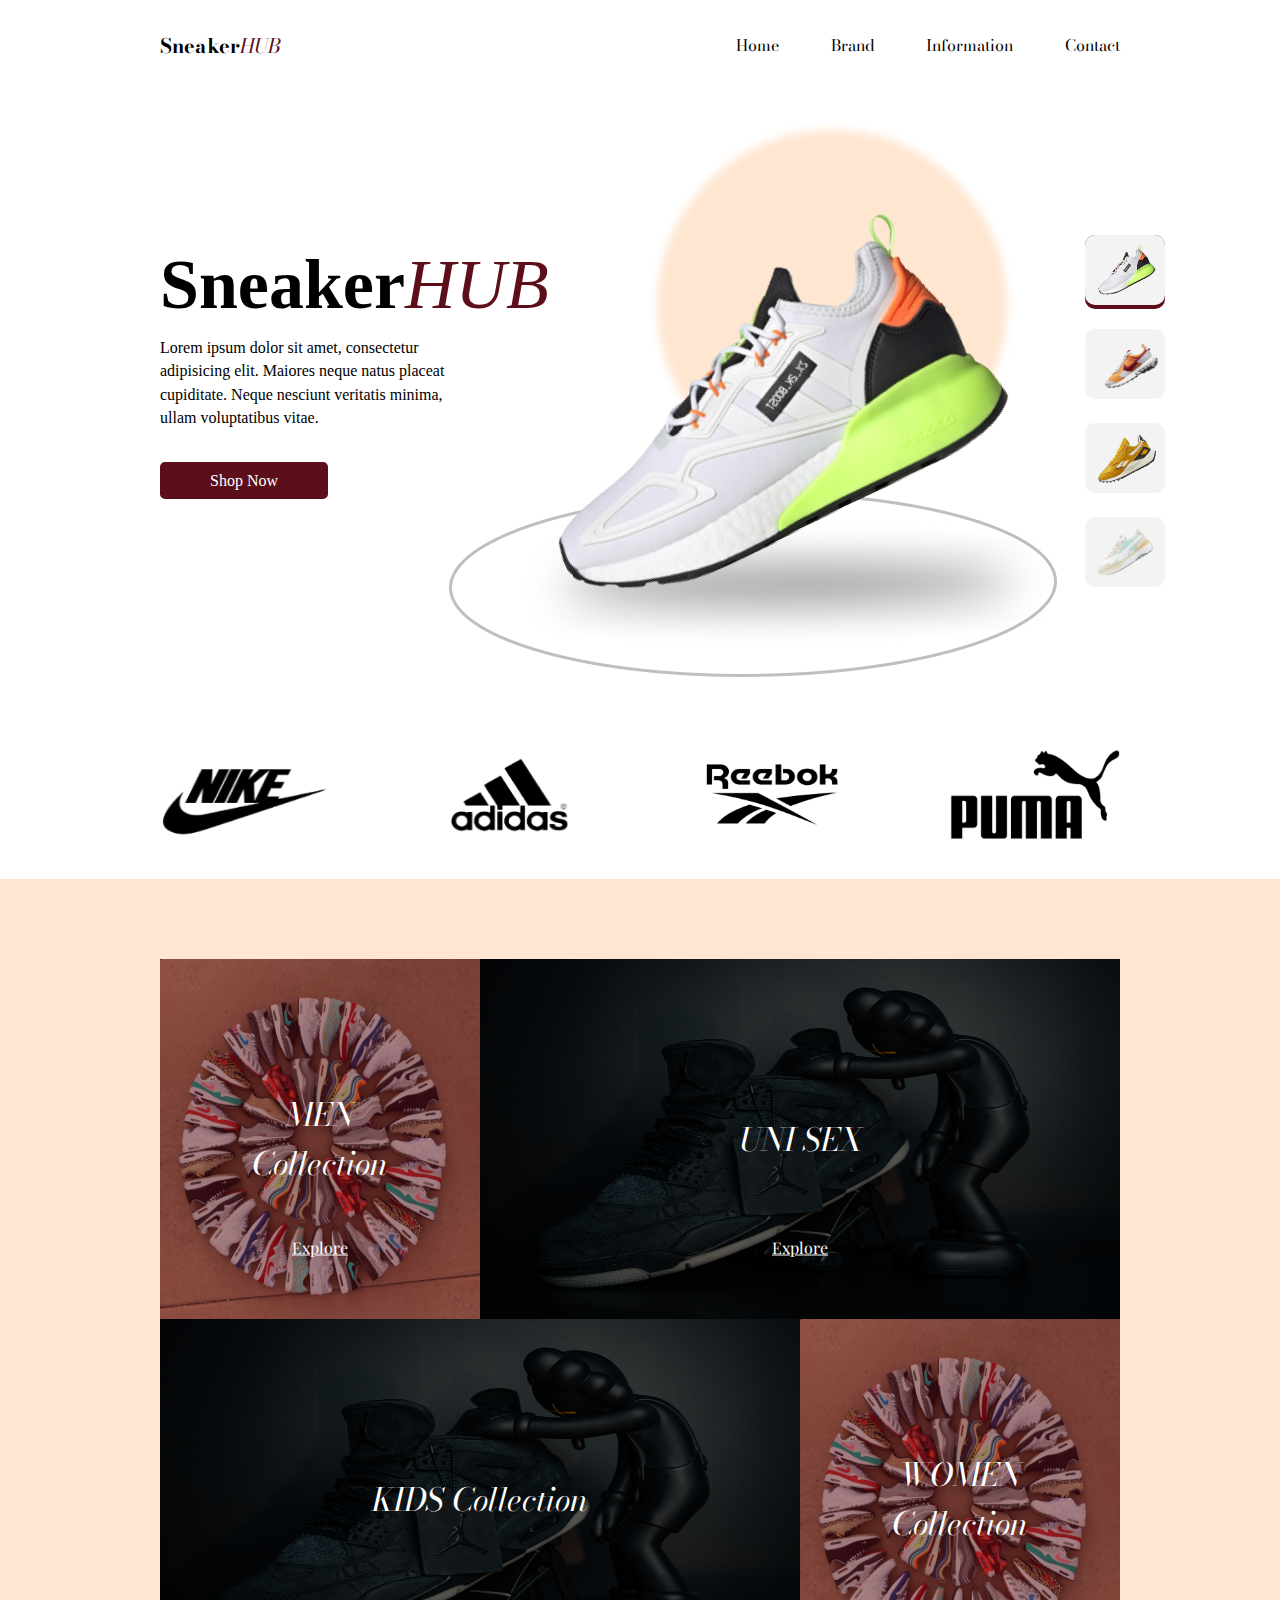
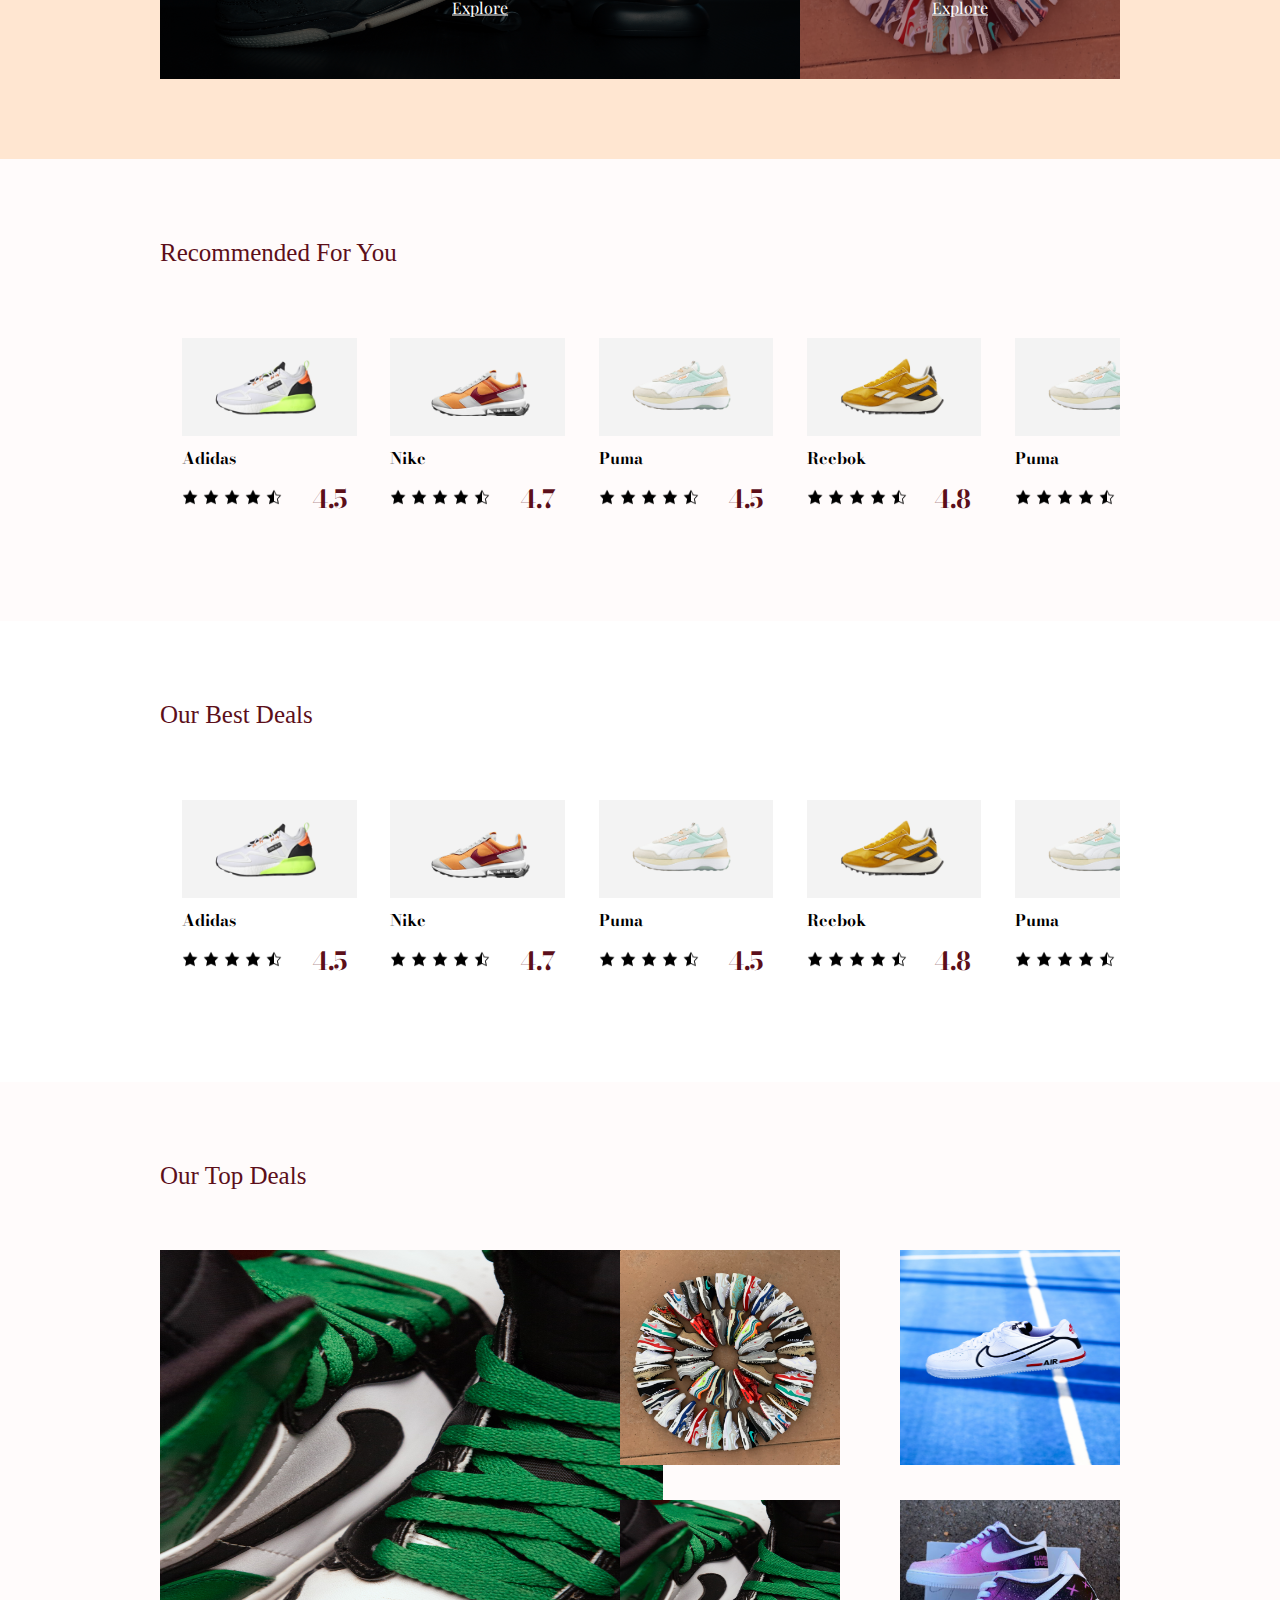
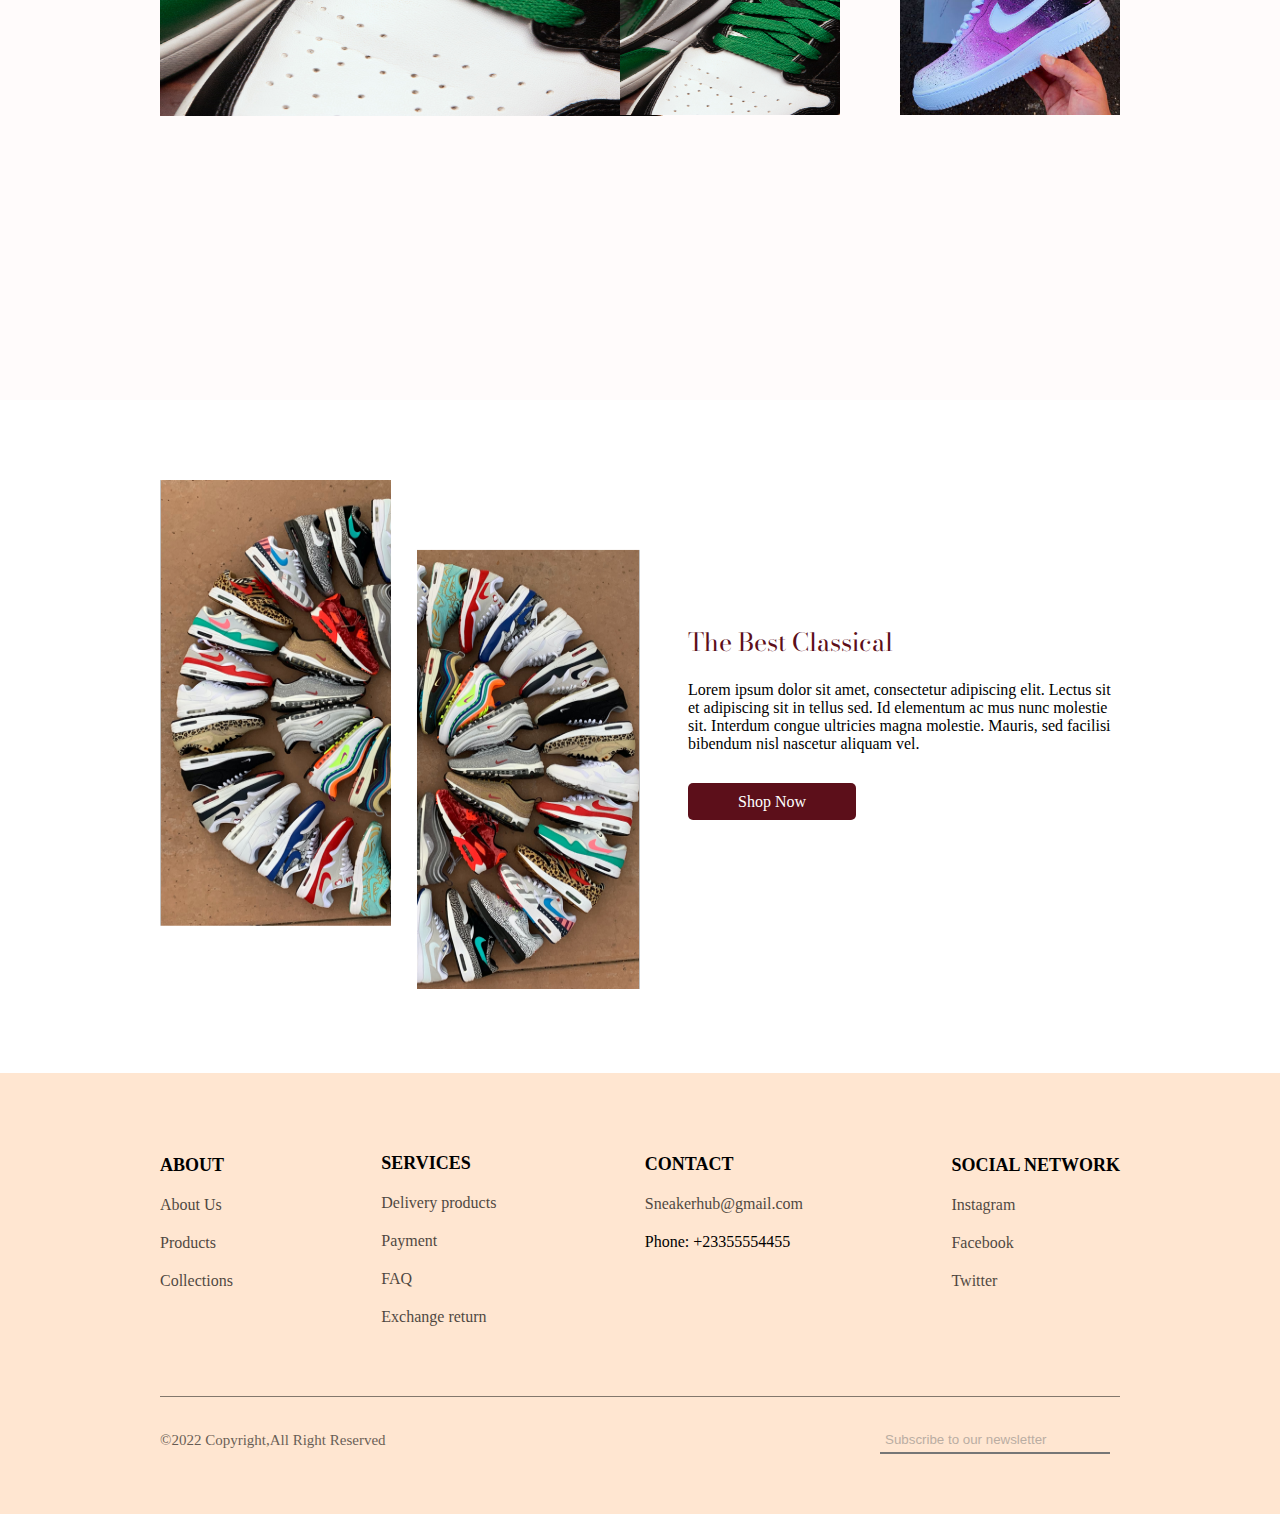
<file: Sneaker_Hub/index.html>
<!DOCTYPE html>
<html lang="en">
<head>
    <meta charset="UTF-8">
    <meta http-equiv="X-UA-Compatible" content="IE=edge">
    <meta name="viewport" content="width=device-width, initial-scale=1.0">
    <title>Sneaker Hub</title>
     <link rel="stylesheet" href="https://pro.fontawesome.com/releases/v5.10.0/css/all.css" integrity="sha384-AYmEC3Yw5cVb3ZcuHtOA93w35dYTsvhLPVnYs9eStHfGJvOvKxVfELGroGkvsg+p" crossorigin="anonymous"/>
    <link rel="stylesheet" href="./css/style.css">
</head>
<body>
     <!-- Navigation start -->
     
     <header>
         <nav>
             <label for="" class="logo">Sneaker<span>HUB</span></label>
             <ul class="navlinks">
                 <li><a href="">Home</a></li>
                 <li><a href="">Brand</a></li>
                 <li><a href="">Information</a></li>
                 <li><a href="">Contact</a></li>
             </ul>

               <div class="burger">
            <div class="line1"></div>
            <div class="line2"></div>
            <div class="line3"></div>
          </div>
         </nav>
     </header>

     <!-- Navigation ends -->

     <!-- Hero section starts  -->
     
     <section id="hero">
         <div class="container">
             <div class="hero-content">
                 <div class="hero-text">
                     <h1>Sneaker<span>HUB</span></h1>
                     <p>Lorem ipsum dolor sit amet, consectetur adipisicing elit. Maiores neque natus placeat cupiditate. Neque nesciunt veritatis minima, ullam voluptatibus vitae.
                     </p>
                     <div class="div">
                     <a href="#" class ="btn">Shop Now</a>
                     </div>
                 </div>
                 <div class="hero-images">
                     <div class="img" id="img">
                         <img src="./img/Group 2.png">
                     </div>

                     <div class="img-subs">
                         <div class=" sub sub-1 active">
                             <img class="sub-img" src="./img/adidas_sn.png"  onclick='openImage("./Group 2.png")';>
                         </div>
                         <div class=" sub sub-2">
                             <img class="sub-img" src="./img/nike_sn.png" onclick='openImage("./Group 1.png")'>
                         </div>
                         <div class=" sub sub-3">
                             <img class="sub-img" src="./img/reebook_sn.png"  onclick='openImage("./Group 4.png")'>
                         </div>
                         <div class=" sub sub-4">
                             <img class="sub-img" src="./img/puma_sn.png"  onclick='openImage("./Group 5.png")'>
                         </div>
                     </div>
                 </div>
             </div>
         </div>
     </section>


    <!--Hero section ends  -->

    <!-- Brands Icons section start -->
     
     <section id="brands">
         <div class="container">
             <div class="brand-img">
                 <div class="nike">
                       <img src="./img/nike_logo 1.png" alt="nike">
                 </div>
                  <div class="addidas">
                      <img src="./img/adidas-angle 1.png" alt="adidas">
                 </div>
                  <div class="reebok">
                      <img src="./img/Reebook logo 1.png" alt="reebok">
                 </div>
                  <div class="puma">
                     <img src="./img/Puma-Logo 1.png" alt="puma">
                 </div>
             </div>

         </div>
     </section>

    <!-- Brands Icons section ends -->

    <!-- Collection section starts -->
 
       <section id="collection">
           <div class="container">
               <div class="box-model">
  <div class="mens-co">
     <h1>MEN Collection</h1>
     <div class="button">
         <a href="#">Explore</a>
     </div>
  </div>
  <div class="unisex">
       <h1>UNI SEX</h1>
        <div class="button">
         <a href="#">Explore</a>
     </div>
  </div>
  <div class="kids-co">
       <h1>KIDS Collection</h1>
        <div class="button">
         <a href="#">Explore</a>
     </div>
  </div>
  <div class="womens-co">
       <h1>WOMEN Collection</h1>
        <div class="button">
         <a href="#">Explore</a>
     </div>
  </div>
              
              </div>
    
               </div>
           </div>
       </section>

    <!-- Collection section ends-->

<!-- Recommended for you section starts -->

<section id="product">
    <div class="container">
        <div class="product-tittle">
            <h1>Recommended For You</h1>
        </div>
<div class="media-scroller snaps-inline">
  <div class="media-element">
    <img src="./img/adidas st.png" alt="">
    <p class="title">Adidas</p>
    <div class="ratings">
        <div class="rate">
            <img src="./img/stars.png">
        </div>
        <div class="percentage">
           <h1> 4.5</h1>
        </div>
    </div>
  </div>
  <div class="media-element">
    <img src="./img/nike st.png" alt="">
    <p class="title">Nike</p>
     <div class="ratings">
        <div class="rate">
            <img src="./img/stars.png">
        </div>
        <div class="percentage">
           <h1> 4.7</h1>
        </div>
    </div>
  </div>
  <div class="media-element">
    <img src="./img/puma st.png" alt="">
    <p class="title">Puma</p>
     <div class="ratings">
        <div class="rate">
            <img src="./img/stars.png">
        </div>
        <div class="percentage">
           <h1> 4.5</h1>
        </div>
    </div>
  </div>
  <div class="media-element">
    <img src="./img/reebook st.png" alt="">
    <p class="title">Reebok</p>
     <div class="ratings">
        <div class="rate">
            <img src="./img/stars.png">
        </div>
        <div class="percentage">
           <h1> 4.8</h1>
        </div>
    </div>
  </div>
  <div class="media-element">
    <img src="./img/puma st.png" alt="">
    <p class="title">Puma</p>
     <div class="ratings">
        <div class="rate">
            <img src="./img/stars.png">
        </div>
        <div class="percentage">
           <h1> 4.5</h1>
        </div>
    </div>
    
  </div>
  <div class="media-element">
    <img src="./img/adidas st.png" alt="">
    <p class="title">Adidas</p>
     <div class="ratings">
        <div class="rate">
            <img src="./img/stars.png">
        </div>
        <div class="percentage">
           <h1> 4.5</h1>
        </div>
    </div>
  </div>
  <div class="media-element">
    <img src="./img/nike st.png" alt="">
    <p class="title">Nike</p>
     <div class="ratings">
        <div class="rate">
            <img src="./img/stars.png">
        </div>
        <div class="percentage">
           <h1> 4.7</h1>
        </div>
    </div>
  </div>
  <div class="media-element">
    <img src="./img/reebook st.png" alt="">
    <p class="title">Reebok</p>
     <div class="ratings">
        <div class="rate">
            <img src="./img/stars.png">
        </div>
        <div class="percentage">
           <h1> 4.8</h1>
        </div>
    </div>
  </div>
  
    </div>
</section>

<!-- Recommended for you section starts -->

<!-- Top deals section starts -->

<section id="product-2">
    <div class="container">
        <div class="product-tittle">
            <h1>Our Best Deals</h1>
        </div>
<div class="media-scroller snaps-inline">
  <div class="media-element">
    <img src="./img/adidas st.png" alt="">
    <p class="title">Adidas</p>
    <div class="ratings">
        <div class="rate">
            <img src="./img/stars.png">
        </div>
        <div class="percentage">
           <h1> 4.5</h1>
        </div>
    </div>
  </div>
  <div class="media-element">
    <img src="./img/nike st.png" alt="">
   <p class="title">Nike</p>
    <div class="ratings">
        <div class="rate">
            <img src="./img/stars.png">
        </div>
        <div class="percentage">
           <h1> 4.7</h1>
        </div>
    </div>
  </div>
  <div class="media-element">
    <img src="./img/puma st.png" alt="">
    <p class="title">Puma</p>
    <div class="ratings">
        <div class="rate">
            <img src="./img/stars.png">
        </div>
        <div class="percentage">
           <h1> 4.5</h1>
        </div>
    </div>
  </div>
  <div class="media-element">
    <img src="./img/reebook st.png" alt="">
   <p class="title">Reebok</p>
    <div class="ratings">
        <div class="rate">
            <img src="./img/stars.png">
        </div>
        <div class="percentage">
           <h1> 4.8</h1>
        </div>
    </div>
  </div>
  <div class="media-element">
    <img src="./img/puma st.png" alt="">
    <p class="title">Puma</p>
    <div class="ratings">
        <div class="rate">
            <img src="./img/stars.png">
        </div>
        <div class="percentage">
           <h1> 4.5</h1>
        </div>
    </div>
  </div>
  <div class="media-element">
    <img src="./img/adidas st.png" alt="">
    <p class="title">Adidas</p>
    <div class="ratings">
        <div class="rate">
            <img src="./img/stars.png">
        </div>
        <div class="percentage">
           <h1> 4.5</h1>
        </div>
    </div>
  </div>
  <div class="media-element">
    <img src="./img/nike st.png" alt="">
   <p class="title">Nike</p>
    <div class="ratings">
        <div class="rate">
            <img src="./img/stars.png">
        </div>
        <div class="percentage">
           <h1> 4.7</h1>
        </div>
    </div>
  </div>
  <div class="media-element">
    <img src="./img/reebook st.png" alt="">
   <p class="title">Reebok</p>
    <div class="ratings">
        <div class="rate">
            <img src="./img/stars.png">
        </div>
        <div class="percentage">
           <h1> 4.8</h1>
        </div>
    </div>
  </div>
  
    </div>
</section>

<!-- Top deals section ends -->


<!-- Our Top deals section starts -->

<section id="top_deals">
    <div class="container">
         <div class="product-tittle">
            <h1>Our Top Deals</h1>
        </div>
        <div class="deals">
          
  <div class="top-deal">
      <img src="./img/adrian-hernandez-p9qBYkbpKiw-unsplash.jpg">
  </div>
  
  <div class="deal-1">
       <img src="./img/warren-jones-LFlVuWLjYEo-unsplash.jpg">
  </div>
  <div class="deal-2">
       <img src="./img/ryan-plomp-PGTO_A0eLt4-unsplash.jpg">
  </div>
  <div class="deal-3">
       <img src="./img/adrian-hernandez-p9qBYkbpKiw-unsplash.jpg">
  </div>
  <div class="deal-4">
       <img src="./img/Tênis Nike Air force customizado.jpg">
  </div>

        </div>
    </div>
</section>
   

<!-- Our Top deals section ends -->

<!-- The Best Classical section starts -->

<section id="best">
    <div class="container">
        <div class="best-content">
            <div class="best-img">
                <img src="./img/Group 5.png">
            </div>
            <div class="best-text">
                <h1>The Best Classical</h1>
                <p>Lorem ipsum dolor sit amet, consectetur adipiscing elit. Lectus sit et adipiscing sit in tellus sed. Id elementum ac mus nunc molestie sit. Interdum congue ultricies magna molestie. Mauris, sed facilisi bibendum nisl nascetur aliquam vel.</p>
                 <div class="div">
                     <a href="#" class ="btn">Shop Now</a>
                     </div>
                
            </div>
        </div>
    </div>
</section>

<!-- The Best Classical section ends -->

<!-- footer  starts-->

 <footer>
     <div class="container">
       <div class="footer-content">
         <div class="about">
             <h1>ABOUT</h1>
            <p><a href="#" class="a-links">About Us</a></p>    
            <p><a href="#" class="a-links">Products</a></p>
            <p><a href="#" class="a-links">Collections</a></p> 
         </div>
         <div class="our-services">
              <h1>SERVICES</h1>
             <p><a href="#" class="a-links">Delivery products</a></p>
             <p><a href="#" class="a-links">Payment</a></p>
              <p><a href="#" class="a-links">FAQ</a></p>
              <p><a href="#" class="a-links">Exchange return</a></p>
         </div>
         <div class="contact">
              <h1>CONTACT</h1>
             <p><a href="#" class="a-links">Sneakerhub@gmail.com</a></p>            
             <p><a href="#" class="a-links"></a>Phone: +23355554455</p>
            
         </div>
         <div class="media">
              <h1>SOCIAL NETWORK</h1>
              <p><a href="#" class="a-links">Instagram</a></p>
              <p><a href="#" class="a-links">Facebook</a>
              <p><a href="#" class="a-links">Twitter</a>
    </p>        
         </div>
       </div>
       <hr>
     <div class="footer-line">
         <div class="copyright">
             <p>&copy;2022 Copyright,All Right Reserved</p>
         </div>
         <div class="icons">
            <form>
                <input type="text" name="subscribtion" placeholder="Subscribe to our newsletter">
                <div class="icon">
                  <a href=""> <i class="fa fa-long-arrow-right" aria-hidden="true"></i></a>
                  
                
                </div>
            </form>
         </div>
     </div>

     </div> 
</footer>

<!-- footer  ends-->

    <script src="./js/app.js"></script>
</body>
</html>
</file>
<file: Sneaker_Hub/css/style.css>
@import url('https://fonts.googleapis.com/css2?family=Bodoni+Moda:ital,wght@1,700&display=swap');
@import url('https://fonts.googleapis.com/css2?family=Bodoni+Moda:wght@400&display=swap');
@import url('https://fonts.googleapis.com/css2?family=Bodoni+Moda:wght@700&display=swap');
@import url('https://fonts.googleapis.com/css2?family=Playfair+Display&display=swap');

:root{
    --label : "Bodoni Moda" , serif;
    --font-text : "playfair display" , serif;
    --colorBtn : #5C0F1A;
    --background: #FFE6D1;
    --background2: #FFFBFB;
    --headerSize:70px;
    --textSize : 18px;
    --spacer:.7rem;
}
*{
    margin: 0;
    padding: 0;
    box-sizing: border-box;
    text-decoration: none;
    list-style: none;
}
html{
    overflow: scroll;
}
body{
    background: white;
    color: black;
}
header{
    min-width: 100%;
    min-height: 10vh;   
}
nav{
    width: 75%;
    margin: auto;
    height: 10vh;
    display: flex;
    justify-content: space-between;
    align-items: center;
    font-family: var(--label);
    
}
.logo{
    font-weight:700;
    font-size: 20px;
}
.logo span{
    font-weight:400;
    font-style: italic;
    color: var(--colorBtn);
}
.navlinks{
    display: flex;
    width: 40%;
    justify-content: space-between;
    align-items: center;
    font-weight: 400;
}
.navlinks a{
    color: black;
}
.container{
    max-width: 75%;
    margin: auto;
    padding: 30px 0;
}

.hero-content , .hero-images{
    display: flex ;
    justify-content: space-between;
    align-items: center;
}

.hero-text{
   line-height: 145%;
   margin-top: -40px;
}
.hero-text h1{
    padding: 40px 0;
    font-size: var(--headerSize);
    word-spacing: 30px;
}
.hero-text h1 span{
    color: var(--colorBtn);
    font-style: italic;
    font-weight: 400;
}
.div{
    margin: 40px auto;
}
.btn{
 padding: 10px 50px;
  background: var(--colorBtn);
  border-radius: 5px;
  color: white;
}
.btn:hover{
    background-color: #81323e;
    transition: all .3s ease;
}



.img-subs{
   
   flex-direction: column;
   display: flex;
   justify-content: space-between;

}
.img-subs img{
  width: 80px;
  height: 70px;
   background: rgb(243, 243, 243);
   border-radius: 10px;
   margin:auto;
}
.sub{
    margin-top: 20px;
    cursor: pointer;
}
.active{
     box-shadow:inset 0px 0px 0px 10px var(--colorBtn);;
    border-radius:10px ;
}
.hero-text{
    width: 30%;
}

.brand-img{
    display: flex;
    justify-content: space-between;
}
.brand-img img{
   width: 170px;
height: 100px;
}
#collection{
    background: var(--background);
    padding:50px 0 ;
}
.box-model {
  display: grid; 
  grid-template-columns: 1fr 1fr 1fr; 
  grid-template-rows: 1fr 1fr 1fr; 
  gap: 0px 0px; 
  grid-template-areas: 
    "mens-co unisex unisex"
    "kids-co kids-co womens-co"
    ". . ."; 
   width: 100%;
   max-height: 80vh;
}
.mens-co { grid-area: mens-co;
min-height: 40vh;
background: url(../img/warren-jones-LFlVuWLjYEo-unsplash.jpg);
background-position: 0% 0%;
background-size: 100% 100%;
position: relative;  }

.mens-co::before{
    content: "";
    position: absolute;
    top: 0;
    left: 0;
    right: 0;
    bottom: 0;
    background-color:var(--colorBtn);
    opacity: .5;
}


.unisex { grid-area: unisex;
background: url(../img/jamaal-cooks-iUgd3vtHVRU-unsplash.jpg);
background-position: 0% 0%;
background-size: 100% 100%;
position: relative;
 }

 .unisex::before{
    content: "";
    position: absolute;
    top: 0;
    left: 0;
    right: 0;
    bottom: 0;
    background-color:black;
    opacity: .5;
}

.kids-co { grid-area: kids-co;
background: url(../img/jamaal-cooks-iUgd3vtHVRU-unsplash.jpg);
background-position: 0% 0%;
background-size: 100% 100%;
position: relative;min-height: 40vh; }

.kids-co::before{
    content: "";
    position: absolute;
    top: 0;
    left: 0;
    right: 0;
    bottom: 0;
    background-color:black;
    opacity: .5;
}


.womens-co { grid-area: womens-co;
background: url(../img/warren-jones-LFlVuWLjYEo-unsplash.jpg);
background-position: 0% 0%;
background-size: 100% 100%;
position: relative; }

.womens-co::before{
    content: "";
    position: absolute;
    top: 0;
    left: 0;
    right: 0;
    bottom: 0;
    background-color:var(--colorBtn);
    opacity: .5;
}

.box-model h1 , .button{
    color: white;
    position: absolute;
 top: 50%;
 left: 50%;
 transform: translate(-50% , -50%);
 font-family: var(--label);
 font-style: italic;
 font-weight: 400;
 text-align: center;
}

.button{
    top: 80%;
    padding:10px 30px ;
    font-family: var(--font-text);
    font-style: normal;
}
.button a{
     border-radius: 2px solid white;
       border-radius: 5px;
       color: white;
       text-decoration: underline;
}

#product , #product-2{
    padding: 50px 0;
    background: var(--background2);
}
#product-2{
    background-color:white;
}
.product-tittle h1{
    padding-bottom:30px ;
    font-size: 25px;
    font-weight: 400;
    margin-bottom: 30px;
    color: var(--colorBtn);
}
.media-scroller {
 
  display: grid;
  gap: var(--spacer);
  grid-auto-flow: column;
  grid-auto-columns: 21%;
  padding: 0 var(--spacer) var(--spacer);

  overflow-x: auto;
  overscroll-behavior-inline: contain;
  
}


.media-element {
  display: grid;
  grid-template-rows: min-content;
  padding: var(--spacer);
 
}

.media-element > img {
  inline-size: 100%;
  aspect-ratio: 16 / 9;
  object-fit: cover;
  background: rgb(243, 243, 243);
  padding: 20px 30px;
  
}

.snaps-inline {
  scroll-snap-type: inline mandatory;
  scroll-padding-inline: var(--spacer, 1rem);
}

.snaps-inline > * {
  scroll-snap-align: start;
}
.title{
    padding: 10px 0;
    font-weight: bold;
    font-family: var(--label);
}
.ratings{
    display: flex;
    justify-content: space-between;
    align-items: center;
}
.rate img{
    width: 100px;
}
.percentage h1{
    font-size: 25px;
    font-family: var(--label);
    color: var(--colorBtn);
    padding: 0 10px;
}

#top_deals{
    padding: 50px 0;
    background: var(--background2);
    padding-bottom:0 ;
}

.top-deal img{
    width: 503px;
height: 466px;

}
.deals {  display: grid;
  grid-template-columns: 1fr 1fr 1fr 1fr;
  grid-template-rows: 1fr 1fr 1fr;
  gap: 30px 60px;
  grid-auto-flow: row;
  grid-template-areas:
    "top-deal top-deal deal-1 deal-2"
    "top-deal top-deal deal-3 deal-4"
    ". . . .";

   min-height: 75vh;
}

.top-deal { grid-area: top-deal; }

.deal-1 { grid-area: deal-1; }

.deal-2 { grid-area: deal-2; }

.deal-3 { grid-area: deal-3; }

.deal-4 { grid-area: deal-4; }


.deal-1 img,
.deal-2 img,
.deal-3 img,
.deal-4 img{
    width: 220px;
height: 215px;
}

#best{
    padding: 50px 0;
    background: white;
}

.best-content{
    display: flex;
    justify-content: space-between;
    align-items: center;
}
.best-img img{
    width: 480px;
height: 509px;
}
.best-text{
    width: 45%;
}
.best-text h1{
    font-size: 25px;
    font-weight: 400;
    font-family: var(--label);
    color: var(--colorBtn);
    padding-bottom: 20px;
}

footer{
    padding: 50px 0;
    background: var(--background);
    padding-bottom: 0;
}
.footer-content{
    display: flex;
    justify-content: space-between;
    align-items: center;
    color: var(--primary-text);
}
.footer-content h1{
    font-size: 18px;
}
.footer-content p{
    flex-direction: column;margin: 20px auto;
}
.a-links{
    color: var(--primary-text);
    opacity: 0.7;
}
.a-links:hover{
    opacity: 1;
    transition: all .3s ease-in-out;
}
.contact{
    margin-top: -75px;
}
footer .about{
margin-top: -35px;
}
footer .media{
    margin-top: -35px;
}
hr{
  margin-top: 50px;
  height: 1px;
        background-color: rgb(8, 8, 8);
        border: none;
        opacity: .5;
}
.footer-line{
    padding: 30px 0;
    background:var(--background);
    display: flex;
    justify-content: space-between;
    align-items: center;
}
.copyright{
    font-size: 15px;
    color: var(--primary-text);
    opacity: 0.6;
}
.icons{
    width: 25%;
    margin-left: 30%;
}
form{
   display: inline-flex; 
   justify-content: space-between;
   width: 100%;
}
form input{
    background: none;
    border-top:none;
    border-left: none;
    border-right: none;
    width: 100%;
    padding: 5px 5px;
}
::placeholder{
    opacity: .5;
}
input:focus{
    outline: none;
}
.icon{
    margin-left: 10px;
    font-size: 18px;
}
.icon a{
    color: black;
    
}
/* burger */

.burger{
    display: none;
    cursor: pointer;
}
.burger div{
    width: 25px;
    height: 3px;
    background-color: #000;
    margin: 5px;
    transition: all 0.3s ease;
}

/* styling the horizontal scrollbar */
 ::-webkit-scrollbar{
        height: 5px;
        width: 2px;
        background: rgb(214, 214, 214);
        cursor: pointer;
        display: none;
    }
    ::-webkit-scrollbar-thumb:horizontal{
        background: var(--colorBtn);
        border-radius: 10px;
    }

@media  screen and (max-width:768px) {
html, body {overflow-x:hidden;position:relative }
    .logo{
        z-index: 3;
    }
    .navlinks{
         position: absolute;
         right: 0;
         height:50vh;
         top:1.2% ;
         padding: 100px 20px;
         background:white; 
         background-position:0 0 ;
         background-size: 100% 100%; 
         display: flex;
         flex-direction: column;
        width: 100%;
        z-index: 1;
        transform: translateX(100%);
      box-shadow: 0px 10px 4px rgba(145, 140, 140, 0.18);

        transition:transform 0.5s ease; 
        
    }
    nav{
        max-width: 100%;
    }
     .navlinks li{
       opacity: 0;
      margin-top: 20px;
     font-size: 19px;
    
    
     }
     .navlinks a{
         color: #000;
     }
     .navlinks a::after{
         background-color: #000;
     }
     .burger{
         display: block;
         z-index: 1;
        
        
     }

    .nav-active{
        transform: translateX(0);
        overflow: hidden;
      
         
    }
    .toggle .line1,.toggle .line3{
        background: black;
    }
    .toggle .line1{
        transform: rotate(-45deg) translate(-5px , 6px);
    }
    .toggle .line2{
  opacity: 0;
    }
    .toggle .line3{
 transform: rotate(45deg) translate(-5px , -6px);
    }

    @keyframes navfade {
        from{
            opacity: 0;
            transform: translateX(50px);
        }
        to{opacity: 1;
           transform: translateX(0px);
        }
        
    }

    nav{
        width: 90%;
    }
    .container{
        max-width: 90%;
    }

    .hero-content{
        flex-direction: column;
    }
    .hero-text{
        width: 100%;
        margin-top: 10px;
    }
    .hero-text h1{
        font-size: 40px;
    }
    .hero-images{
        flex-direction: column;
    }
    .hero-images .img img{
        max-width: 100%;
    }
    .img-subs {
        display: flex;
        flex-direction: row;
        min-width: 100%;
    }
    
    .brand-img{
        flex-wrap: wrap;
        margin: 20px auto;
    }
    .brand-img img{
        max-width: 70px;
        height: 55px;
    }
    .box-model{
        max-height: 60vh;
    }
    .box-model h1 , .button{
        font-size: 20px;
    }
    .button{
        font-size: 18px;
    }
    .mens-co,
    .kids-co{
        min-height: 30vh;
    }
    .media-scroller { 
  grid-auto-columns: 50%;
  column-gap: 40px;
  
  
}
.media-element{
   
    max-width: 240px;
}
    .media-element > img {
  inline-size: 100%;
  aspect-ratio: 16/9;
  object-fit: cover;
  background: rgb(243, 243, 243);
  padding: 20px 30px;
  
}
  .rate img{
      max-width:70px ;
  }
  .percentage h1{
      font-size: 20px;
  }

  .deals{
      grid-template-areas:
    "top-deal top-deal top-deal top-deal"
    "top-deal top-deal top-deal top-deal"
    "deal-1 deal-1 deal-2 deal-2"
    "deal-3 deal-3 deal-4 deal-4"
    ". . . .";
    gap: 50px 50px;
  }
  .deals img{
      max-width: 100%;
   
  }

  .best-content{
      flex-direction: column;
  }
  .best-img img{
      max-width: 100%;
      height: 350px;
  }
  .best-text{
      min-width: 100%;
      padding: 20px 0;
  }
  .footer-content{
        flex-direction: column;
        align-items: unset;
    }
    .about,
    .our-services,
    .contact{
        margin-top: 20px;
    }
    .media{
      padding-top: 50px;
    }
    
    .footer-line{
        flex-direction: column-reverse;
    }
    .icons{
        min-width: 50%;
        padding-bottom:20px ;
    }
   .icons{
       margin: 0;
   }
}

@media screen and (max-width:320px) {
    .navlinks{
        padding:30px 0;
    }
    
}
</file>
